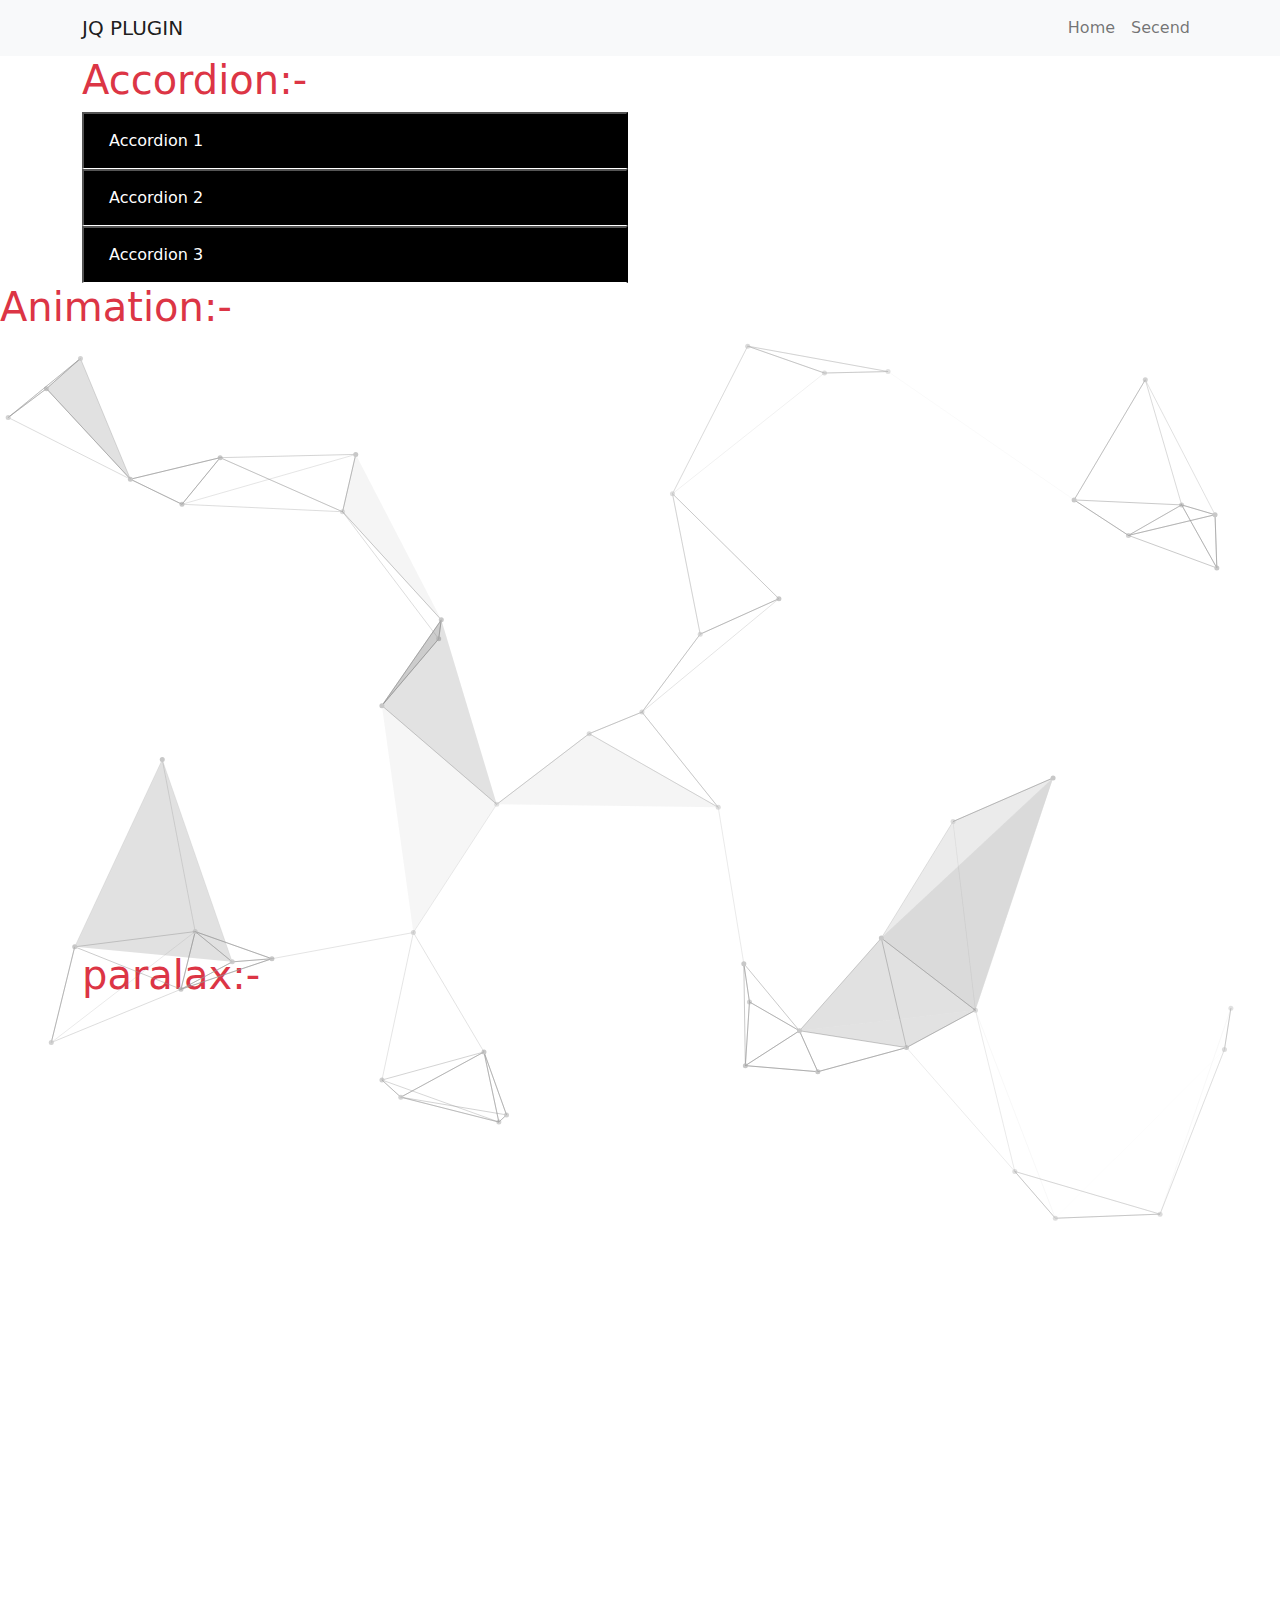
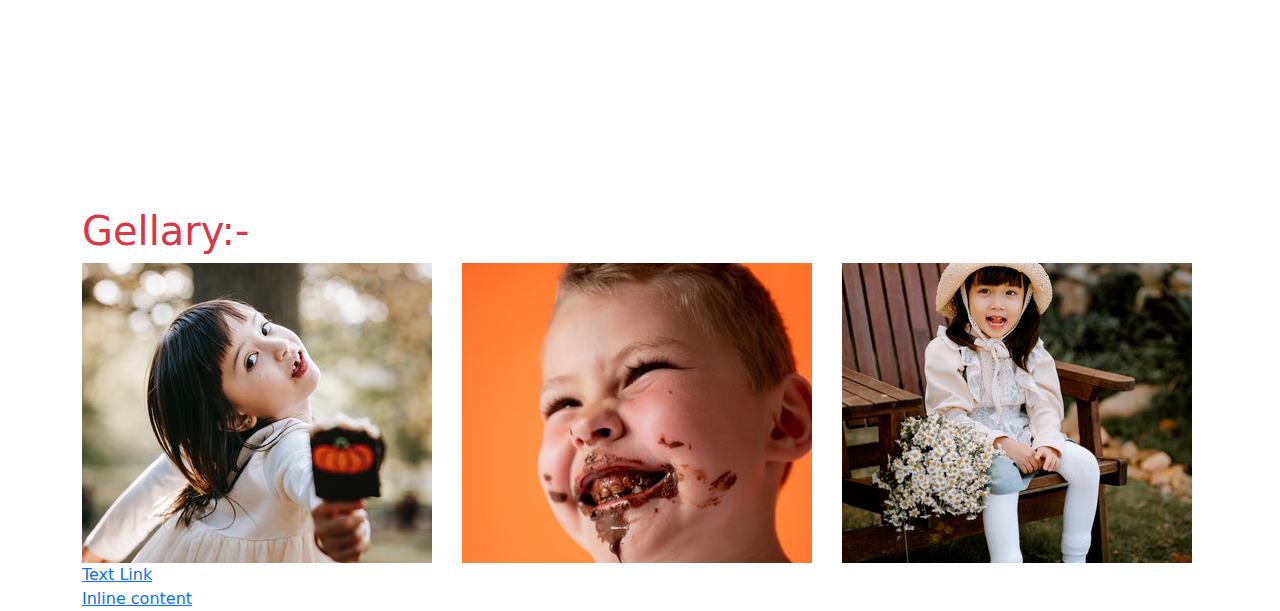
<file: index.html>
<!doctype html>
<html lang="en">
  <head>
    <!-- meta tags -->
    <meta charset="utf-8">
    <meta name="viewport" content="width=device-width, initial-scale=1">

    <!-- CSS links -->
    <link rel="stylesheet" href="css/vendor/gellary/lightboxed.css">
    <link rel="stylesheet" href="css/vendor/animate.css">
    <link rel="stylesheet" href="css/bootstrap.css">
    <link rel="stylesheet" href="css/style.css">

    <title>Hello, world!</title>
  </head>
  <body>
    <header>
      <nav class="navbar navbar-expand-lg navbar-light bg-light">
        <div class="container">
          <a class="navbar-brand" href="index.html">JQ PLUGIN</a>
          <button class="navbar-toggler" type="button" data-bs-toggle="collapse" data-bs-target="#navbarSupportedContent" aria-controls="navbarSupportedContent" aria-expanded="false" aria-label="Toggle navigation">
            <span class="navbar-toggler-icon"></span>
          </button>
          <div class="collapse navbar-collapse" id="navbarSupportedContent">
            <ul class="navbar-nav ms-auto mb-2 mb-lg-0">
              <li class="nav-item">
                <a class="nav-link " aria-current="page" href="index.html">Home</a>
              </li>
              <li class="nav-item">
                <a class="nav-link" href="secend.html">Secend</a>
              </li>
            </ul>
          </div>
        </div>
      </nav>
    </header>
    <div class="container">
      <!-- container start -->
      <!-- accordion start -->
      <div class="row">
        <div class="col-lg-6">
          <h1 class="text-danger">Accordion:-</h1>
          <!-- jQuery Version -->
        <button class="accordion-btn">
          Accordion 1
          <span class="accordion-line"></span>
          <span class="accordion-line"></span>
        </button>
        <ul class="accordion-list">
          <li class="accordion-item">Accordion Item 11</li>
          <li class="accordion-item">Accordion Item 12</li>
          <li class="accordion-item">Accordion Item 13</li>
          <li class="accordion-item">Accordion Item 14</li>
          <li class="accordion-item">Accordion Item 15</li>
          <li class="accordion-item">Accordion Item 16</li>
        </ul>
        <button class="accordion-btn">
          Accordion 2
          <span class="accordion-line"></span>
          <span class="accordion-line"></span>
        </button>
        <ul class="accordion-list">
          <li class="accordion-item">Accordion Item 21</li>
          <li class="accordion-item">Accordion Item 22</li>
          <li class="accordion-item">Accordion Item 23</li>
          <li class="accordion-item">Accordion Item 24</li>
          <li class="accordion-item">Accordion Item 25</li>
          <li class="accordion-item">Accordion Item 26</li>
        </ul>
        <button class="accordion-btn">
          Accordion 3
          <span class="accordion-line"></span>
          <span class="accordion-line"></span>
        </button>
        <ul class="accordion-list">
          <li class="accordion-item">Accordion Item 31</li>
          <li class="accordion-item">Accordion Item 32</li>
          <li class="accordion-item">Accordion Item 33</li>
          <li class="accordion-item">Accordion Item 34</li>
          <li class="accordion-item">Accordion Item 35</li>
          <li class="accordion-item">Accordion Item 36</li>
        </ul>
        </div>
      </div>
      <!-- accordion end -->
      <!-- animation start -->
    
      <!-- animation end -->
      <!-- container end -->
    </div>
    <div class="demo">
      <h1 class="text-danger">Animation:-</h1>
      <div id="site-landing">
      </div>
      </div>
    </div>
    <!-- paralax start -->
    <div class="container px">
      <h1 class="text-danger">paralax:-</h1>
      <div class="parallax-window" data-parallax="scroll" data-image-src="img/code-2.jpg"></div>
      <div class="parallax-window" data-parallax="scroll" data-image-src="img/dream.jpg"></div>
    </div>
    <!-- paralax end -->
     <!-- gellary start -->
     <div class="container">
      <h1 class="text-danger">Gellary:-</h1>
      <div class="row">
        <div class="col-lg-4">
          <img class="lightboxed" rel="group1" src="img/sm.jpg" data-link="img/larg.jpg"alt="Image Alt 1" data-caption="Caption 1" />
        </div>
        <div class="col-lg-4">
          <img class="lightboxed" rel="group1" src="img/sm2.jpg" data-link="img/larg2.jpg" alt="Image Alt 2"data-caption="Caption 2" />
        </div>
        <div class="col-lg-4">
          <img class="lightboxed" rel="group1" src="img/sm3.jpg" data-link="img/larg4.jpg" alt="Image Alt 3" data-caption="Caption 3"/>
        </div>
      </div>
      <a href="img/larg3.jpg" class="lightboxed">Text Link</a><br>
      <a href="#inline" class="lightboxed">Inline content</a><br>
     </div>
     <!-- gellary end -->
    <!-- Option 2: Separate Popper and Bootstrap JS -->
    <script src="js/jquery-1.12.4.min.js"></script>
    <script src="js/vendor/gellary/lightboxed.js"></script>
    <script src="js/vendor/parallax/parallax.min.js"></script>
    <script src="js/vendor/animation/polygonizr.min.js"></script>
    <script src="js/vendor/wow.min.js"></script>
    <script src="js/popper.min.js"></script>
    <script src="js/bootstrap.min.js"></script>
    <script src="js/script.js"></script>
  </body>
</html>
</file>
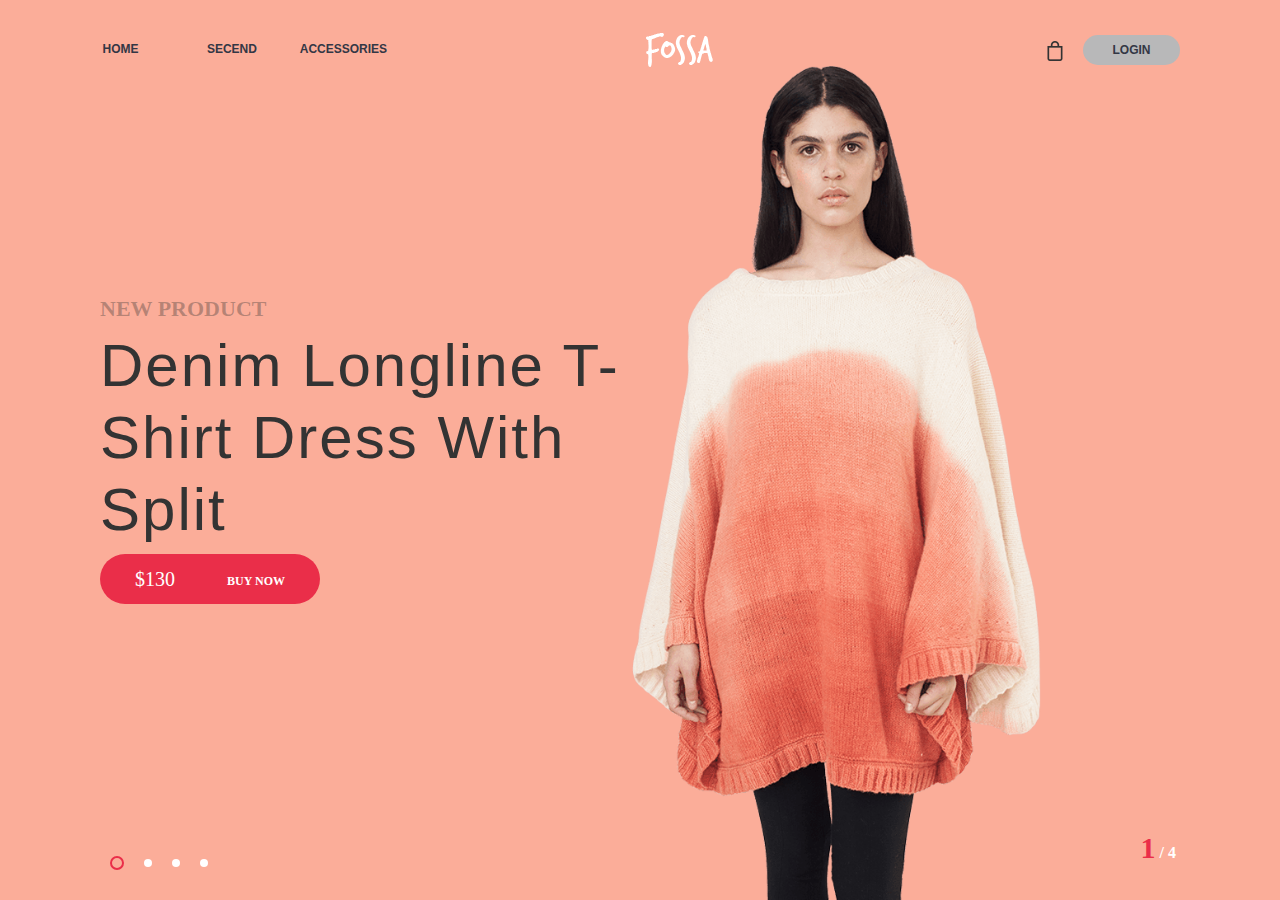
<file: secend.html>
<!doctype html>
<html lang="en">
  <head>
    <!-- meta tags -->
    <meta charset="utf-8">
    <meta name="viewport" content="width=device-width, initial-scale=1">

    <!-- CSS links -->
    <link rel="stylesheet" href="css/vendor/gellary/lightboxed.css">
    <link rel="stylesheet" href="css/vendor/animate.css">
    <link rel="stylesheet" href="css/bootstrap.css">
    <link rel="stylesheet" href="css/style.css">

    <title>Hello, world!</title>
  </head>
  <div>
    <header>
      
    </header>
    <!-- section start -->
    <!-- slider start -->
<div class="slide">
    <!-- <a href="https://www.jqueryscript.net/tags.php?/Navigation/">Navigation</a> -->
<div class="navigation">
    <div class="navigation-left">
      <a href="index.html">Home</a>
      <a href="secend.html">Secend</a>
      <a href="#">Accessories</a>
    </div>
    <div class="navigation-center">
      <img src="images/logo.png" alt="" />
    </div>
    <div class="navigation-right">
      <a href="#"><img src="images/shopping-bag.png" alt="" /></a>
      <button class="login-btn" href="#">Login</button>
    </div>
  </div>
  
  <!-- <a href="https://www.jqueryscript.net/slider/">Slider</a> Wrapper -->
  <div class="css-slider-wrapper">
    <input
      type="radio"
      name="slider"
      class="slide-radio1"
      checked
      id="slider_1"
    />
    <input type="radio" name="slider" class="slide-radio2" id="slider_2" />
    <input type="radio" name="slider" class="slide-radio3" id="slider_3" />
    <input type="radio" name="slider" class="slide-radio4" id="slider_4" />
  
    <!-- Slider Pagination -->
    <div class="slider-pagination">
      <label for="slider_1" class="page1"></label>
      <label for="slider_2" class="page2"></label>
      <label for="slider_3" class="page3"></label>
      <label for="slider_4" class="page4"></label>
    </div>
  
    <!-- Slider #1 -->
    <div class="slider slide-1">
      <img src="images/model-1.png" alt="" />
      <div class="slider-content">
        <h4>New Product</h4>
        <h2>Denim Longline T-Shirt Dress With Split</h2>
        <button type="button" class="buy-now-btn" name="button">$130</button>
      </div>
      <div class="number-pagination">
        <span>1</span>
      </div>
    </div>
  
    <!-- Slider #2 -->
    <div class="slider slide-2">
      <img src="images/model-2.png" alt="" />
      <div class="slider-content">
        <h4>New Product</h4>
        <h2>Denim Longline T-Shirt Dress With Split</h2>
        <button type="button" class="buy-now-btn" name="button">$130</button>
      </div>
      <div class="number-pagination">
        <span>2</span>
      </div>
    </div>
  
    <!-- Slider #3 -->
    <div class="slider slide-3">
      <img src="images/model-3.png" alt="" />
      <div class="slider-content">
        <h4>New Product</h4>
        <h2>Denim Longline T-Shirt Dress With Split</h2>
        <button type="button" class="buy-now-btn" name="button">$130</button>
      </div>
      <div class="number-pagination">
        <span>3</span>
      </div>
    </div>
  
    <!-- Slider #4 -->
    <div class="slider slide-4">
      <img src="images/model-4.png" alt="" />
      <div class="slider-content">
        <h4>New Product</h4>
        <h2>Denim Longline T-Shirt Dress With Split</h2>
        <button type="button" class="buy-now-btn" name="button">$130</button>
      </div>
      <div class="number-pagination">
        <span>4</span>
      </div>
    </div>
  </div>
</div>
    <!-- slider end -->

    <!-- section end -->
<!-- Option 2: Separate Popper and Bootstrap JS -->
<script src="js/jquery-1.12.4.min.js"></script>
<script src="js/popper.min.js"></script>
<script src="js/bootstrap.min.js"></script>
<script src="js/script.js"></script>
</body>
</html>
</file>
<file: css/style.css>
.accordion-btn {
    width: 100%;
    text-align: left;
    color: #ffffff;
    background: #000000;
    padding: 15px 25px;
    border-bottom: 1px solid #ffffff;
  }
  
  .accordion-list{
    /* list-style-type:none; */
  }
  .accordion-list-js {
    background: #f7f7f7;
    color: #333333;
  }
  
  .accordion-list {
    display: none;
  }
  
  .accordion-item {
    padding: 15px 25px;
    border-bottom: 1px solid #afaeae;
  }
  /* animation start */
  html,
    body {
      height: 100%;
      width: 100%;
      margin: 0;
    }

    #site-landing {
      position: relative;
      background-color: cornflowerblue;
      height: 100%;
      width: 100%;
    }
/* animation end */
/* paralax start */
.px{
  margin-top:620px;
}
.parallax-window {
  min-height: 400px;
  background: transparent;
}
/* gellary start */
/* secend start */
* {
  box-sizing: border-box;
}

body {
 ;
}
.slide{
  overflow: hidden;
  width: 100%;
  height: 100%;
  padding: 0;
  margin: 0;
  font-family: "Montserrat", sans-serif
}

/* Navigation */
.navigation {
  position: absolute;
  width: 100%;
  height: 100px;
  padding: 0 100px;
  display: flex;
  align-items: center;
  justify-content: space-between;
  z-index: 1;
}

.navigation-left {
  margin-left: -33px;
}

.navigation-left a {
  text-decoration: none;
  text-transform: uppercase;
  color: #333745;
  font-size: 12px;
  font-weight: bold;
  width: 107px;
  height: 30px;
  border: 2px solid transparent;
  border-radius: 15px;
  display: inline-block;
  text-align: center;
  line-height: 25px;
  transition: all 0.2s;
}

.navigation-left a:hover,
.navigation-left a:focus {
  border-color: rgb(234, 46, 73);
  background-color: rgba(44, 45, 47, 0);
}

.navigation-center {
  margin-right: 85px;
}

.navigation-right {
  display: flex;
  align-items: center;
}

.login-btn {
  background-color: #b8b8b9;
  width: 97px;
  height: 30px;
  display: inline-block;
  text-align: center;
  text-decoration: none;
  font-size: 12px;
  font-weight: bold;
  border-radius: 15px;
  border: none;
  color: #333745;
  text-transform: uppercase;
  margin-left: 20px;
  transition: all 0.2s;
  cursor: pointer;
}
.login-btn:hover {
  transform: scale(1.06);
}

/* Slider wrapper*/
.css-slider-wrapper {
  display: block;
  background: #fff;
  overflow: hidden;
  position: absolute;
  left: 0;
  right: 0;
  top: 0;
  bottom: 0;
}

/* Slider */
.slider {
  width: 100%;
  height: 100%;
  position: absolute;
  left: 0;
  top: 0;
  opacity: 1;
  z-index: 0;
  display: flex;
  flex-direction: row;
  flex-wrap: wrap;
  align-items: center;
  justify-content: center;
  align-content: center;
  -webkit-transition: -webkit-transform 1600ms;
  transition: -webkit-transform 1600ms, transform 1600ms;
  -webkit-transform: scale(1);
  transform: scale(1);
}

/* Slides Background Color */
.slide-1 {
  background: #fbad99;
  left: 0;
}
.slide-2 {
  background: #a9785c;
  left: 100%;
}
.slide-3 {
  background: #9ea6b3;
  left: 200%;
}
.slide-4 {
  background: #b1a494;
  left: 300%;
}
.slider {
  display: flex;
  justify-content: flex-start;
}
.slider-content {
  width: 635px;
  padding-left: 100px;
}

/* Slider Inner Slide Effect */
.slider h2 {
  color: #333333;
  font-weight: 900;
  text-transform: capitalize;
  font-size: 60px;
  font-weight: 300;
  line-height: 1.2;
  opacity: 0;
  -webkit-transform: translateX(500px);
  transform: translateX(500px);
  margin-top: 0;
  letter-spacing: 2px;
}

.slider h4 {
  font-size: 22px;
  font-family: "Oswald";
  color: rgba(51, 51, 51, 0.349);
  font-weight: bold;
  text-transform: uppercase;
  line-height: 1.2;
  opacity: 0;
  -webkit-transform: translateX(500px);
  transform: translateX(500px);
}

.slider > img {
  position: absolute;
  right: 10%;
  bottom: 0;
  height: 100%;
  opacity: 0;
  -webkit-transform: translateX(500px);
  transform: translateX(500px);
}

.slide-1 > img {
  right: 0;
}

.buy-now-btn {
  background-color: #ea2e49;
  width: 220px;
  height: 50px;
  border-radius: 30px;
  border: none;
  font-family: Montserrat;
  font-size: 20px;
  font-weight: 100;
  color: #fff;
  text-align: left;
  padding-left: 35px;
  position: relative;
  cursor: pointer;
  transition: all 0.2s;
}

.buy-now-btn:hover {
  box-shadow: 0px 0px 60px -17px rgba(51, 51, 51, 1);
}

.buy-now-btn:after {
  content: "Buy Now";
  font-size: 12px;
  font-weight: bold;
  text-transform: uppercase;
  position: absolute;
  right: 35px;
  top: 18px;
}

.slider .buy-now-btn:focus,
.navigation .login-btn:focus {
  outline: none;
}

/* <a href="https://www.jqueryscript.net/animation/">Animation</a>s */
.slider h2 {
  -webkit-transition: opacity 800ms, -webkit-transform 800ms;
  transition: transform 800ms, opacity 800ms;
  -webkit-transition-delay: 1s; /* Safari */
  transition-delay: 1s;
}
.slider h4 {
  -webkit-transition: opacity 800ms, -webkit-transform 800ms;
  transition: transform 800ms, opacity 800ms;
  -webkit-transition-delay: 1.4s; /* Safari */
  transition-delay: 1.4s;
}
.slider > img {
  -webkit-transition: opacity 800ms, -webkit-transform 800ms;
  transition: transform 800ms, opacity 800ms;
  -webkit-transition-delay: 1.2s; /* Safari */
  transition-delay: 1.2s;
}

/* Number Pagination */
.number-pagination {
  position: absolute;
  bottom: 30px;
  right: 100px;
  font-family: "Oswald";
  font-weight: bold;
}

.number-pagination span {
  font-size: 30px;
  color: #ea2e49;
  letter-spacing: 4px;
}

.number-pagination span:after {
  content: "/4";
  font-size: 16px;
  color: #fff;
}

/* Slider Pagger */
.slider-pagination {
  position: absolute;
  bottom: 30px;
  width: 575px;
  left: 100px;
  z-index: 1000;
  display: flex;
  align-items: center;
}
.slider-pagination label {
  width: 8px;
  height: 8px;
  border-radius: 50%;
  display: inline-block;
  background: #fff;
  margin: 0 10px;
  cursor: pointer;
}

/* Slider Pagger Event */
.slide-radio1:checked ~ .slider-pagination .page1,
.slide-radio2:checked ~ .slider-pagination .page2,
.slide-radio3:checked ~ .slider-pagination .page3,
.slide-radio4:checked ~ .slider-pagination .page4 {
  width: 14px;
  height: 14px;
  border: 2px solid #ea2e49;
  background: transparent;
}

/* Slider Slide Effect */
.slide-radio1:checked ~ .slider {
  -webkit-transform: translateX(0%);
  transform: translateX(0%);
}
.slide-radio2:checked ~ .slider {
  -webkit-transform: translateX(-100%);
  transform: translateX(-100%);
}
.slide-radio3:checked ~ .slider {
  -webkit-transform: translateX(-200%);
  transform: translateX(-200%);
}
.slide-radio4:checked ~ .slider {
  -webkit-transform: translateX(-300%);
  transform: translateX(-300%);
}

.slide-radio1:checked ~ .slide-1 h2,
.slide-radio2:checked ~ .slide-2 h2,
.slide-radio3:checked ~ .slide-3 h2,
.slide-radio4:checked ~ .slide-4 h2,
.slide-radio1:checked ~ .slide-1 h4,
.slide-radio2:checked ~ .slide-2 h4,
.slide-radio3:checked ~ .slide-3 h4,
.slide-radio4:checked ~ .slide-4 h4,
.slide-radio1:checked ~ .slide-1 > img,
.slide-radio2:checked ~ .slide-2 > img,
.slide-radio3:checked ~ .slide-3 > img,
.slide-radio4:checked ~ .slide-4 > img {
  -webkit-transform: translateX(0);
  transform: translateX(0);
  opacity: 1;
}

/* <a href="https://www.jqueryscript.net/tags.php?/Responsive/">Responsive</a> */
@media only screen and (max-width: 768px) {
  .slider h2 {
    font-size: 20px;
  }
  .slider h4 {
    font-size: 16px;
  }

  .slider-content {
    padding: 0 2%;
  }

  .navigation {
    padding: 0 2%;
  }

  .navigation-left {
    display: none;
  }

  .number-pagination {
    right: 2%;
  }
  .slider-pagination {
    left: 2%;
  }

  .slider .buy-now-btn {
    padding: 0 15px;
    width: 175px;
    height: 42px;
  }

  .slider .buy-now-btn:after {
    top: 15px;
  }

  .slider > img {
    right: 2%;
  }

  .slide-1 > img {
    right: -110px;
  }
}
</file>
<file: css/vendor/gellary/lightboxed.css>
.lightboxed { cursor: pointer; }
div#lightboxed--cache { position: fixed; left: -99999999px; }
div#lightboxed--container { display: none; position: fixed; top: 0; right: 0; bottom: 0; left: 0; background: #000; background: rgba(0,0,0,0.9); z-index: 9001; }
div#lightboxed--stage { position: absolute; top: 0; right: 0; bottom: 0; left: 0; width: 100%; height: 100%; overflow: hidden; }
div#lightboxed--content { position: absolute; top: 0; left: 0; }
div#lightboxed--content .lightboxed--frame { position: absolute; top: 0; left: 0; }
div#lightboxed--content .lightboxed--frame img , div#lightboxed--content .lightboxed--frame iframe { position: absolute; top: 50%; left: 50%; max-width: 100%; max-height: 100%; -ms-transform: translate(-50%,-50%); -webkit-transform: translate(-50%,-50%); transform: translate(-50%,-50%); border: 0; }
div#lightboxed--content .lightboxed--frame .lightboxed--caption { position: absolute; bottom: 0; right: 0; padding: 10px; background: #000; background: rgba(0,0,0,0.9); color: #fff!important; }
div#lightboxed--thumbs { display: none; position: absolute; bottom: 0; left: 50%; -ms-transform: translateX(-50%); -webkit-transform: translateX(-50%); transform: translateX(-50%); }
div#lightboxed--thumbs .lightboxed--thumb { float: left; overflow: hidden; border-radius: 2px; cursor: pointer; }
div#lightboxed--thumbs .lightboxed--thumb .lightboxed--thumb_border { position: relative; width: 100%; height: 100%; background: #fff; background: rgba(255,255,255,0.4); transition: 500ms background;  }
div#lightboxed--thumbs .lightboxed--thumb.lightboxed--active .lightboxed--thumb_border { background: rgba(255,255,255,0.7); transition: 500ms background; }
div#lightboxed--thumbs .lightboxed--thumb img { position: absolute; top: 50%; left: 50%; max-width: 100%; max-height: 100%; -ms-transform: translate(-50%,-50%); -webkit-transform: translate(-50%,-50%); transform: translate(-50%,-50%); }
div#lightboxed--bttn_close { position: absolute; top: 10px; right: 10px; background: #fff; background: rgba(255,255,255,0.6); background-image: url(controls.png); background-repeat: no-repeat; background-size: auto 100%; background-position: 100%; width: 30px; height: 30px; border-radius: 100%; cursor: pointer; }
div#lightboxed--bttn_next { display: none; position: absolute; top: 50%; right: 10px; background: #fff; background: rgba(255,255,255,0.6); background-image: url(controls.png); background-repeat: no-repeat; background-size: auto 100%; background-position: 50%; width: 30px; height: 30px; border-radius: 100%; cursor: pointer; -ms-transform: translateY(-50%); -webkit-transform: translateY(-50%); transform: translateY(-50%); }
div#lightboxed--bttn_prev { display: none; position: absolute; top: 50%; left: 10px; background: #fff; background: rgba(255,255,255,0.6); background-image: url(controls.png); background-repeat: no-repeat; background-size: auto 100%; background-position: 0%; width: 30px; height: 30px; border-radius: 100%; cursor: pointer; -ms-transform: translateY(-50%); -webkit-transform: translateY(-50%); transform: translateY(-50%); }
</file>
